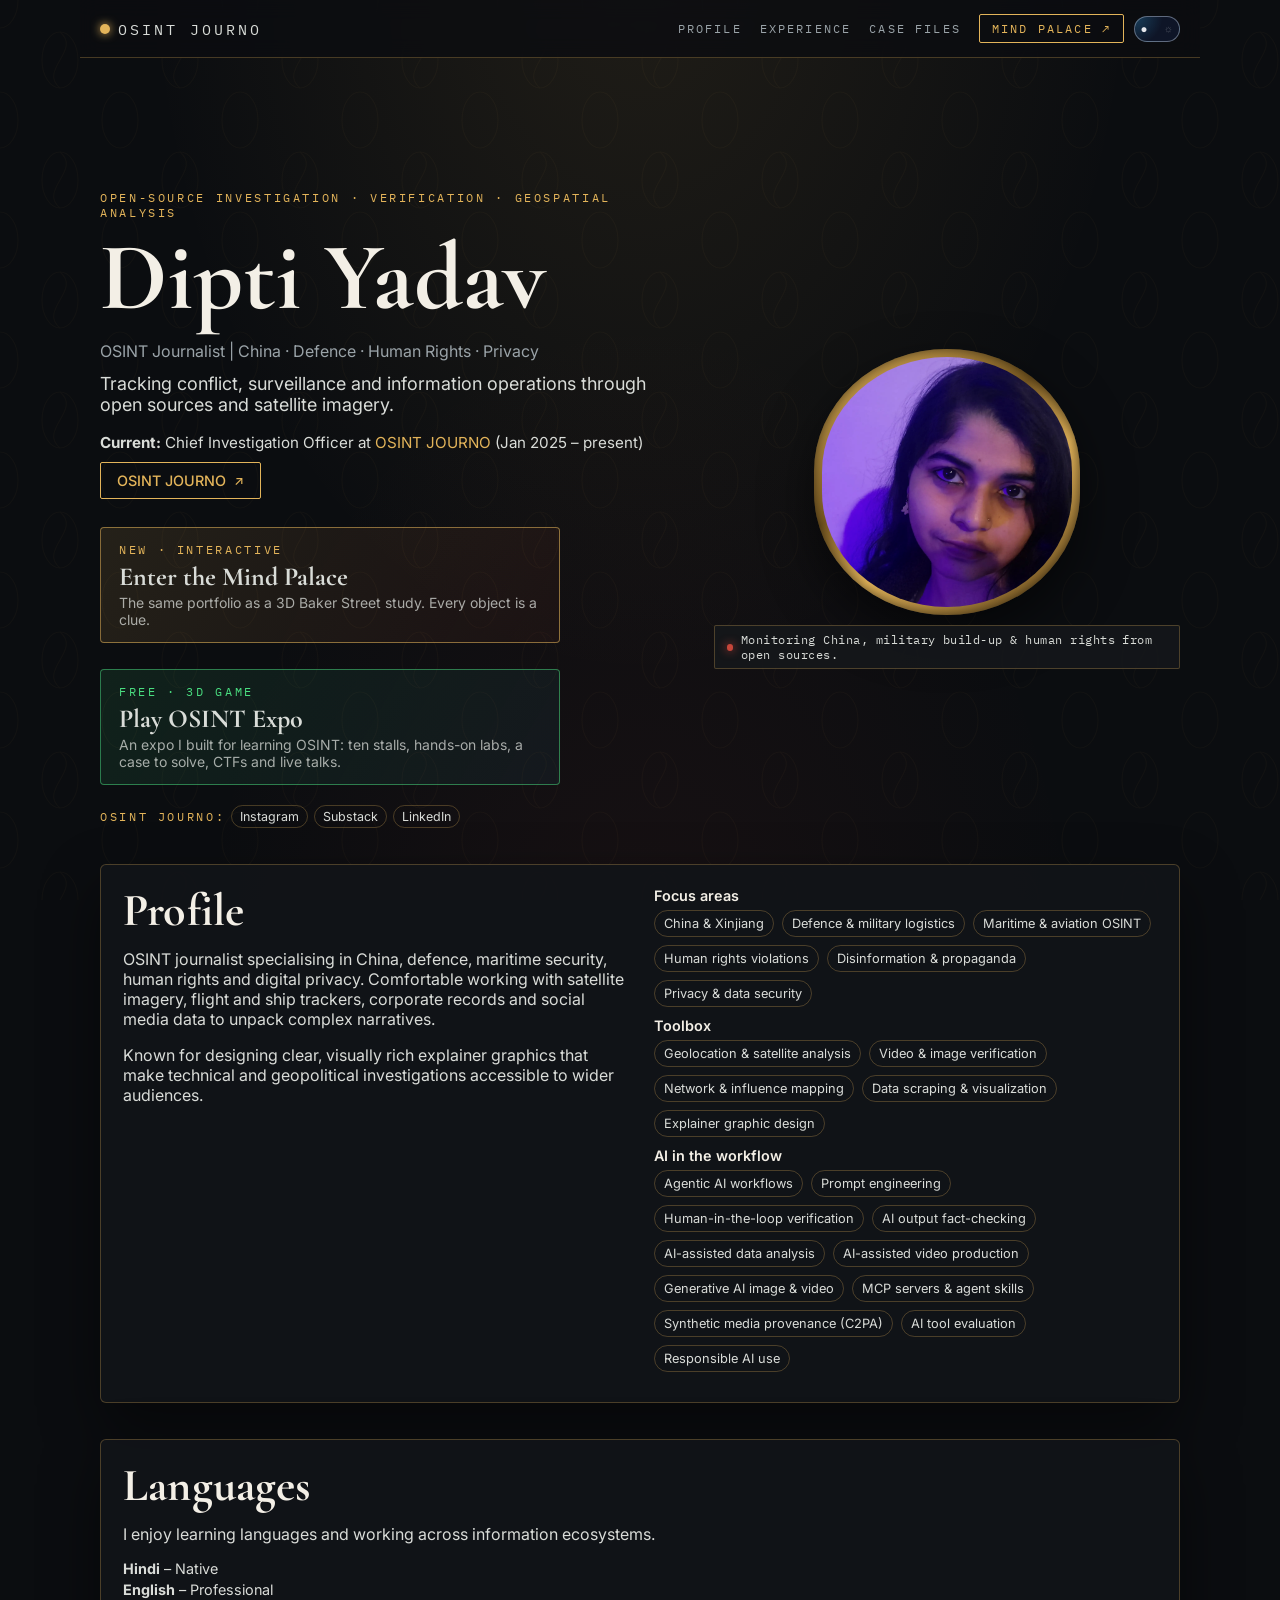
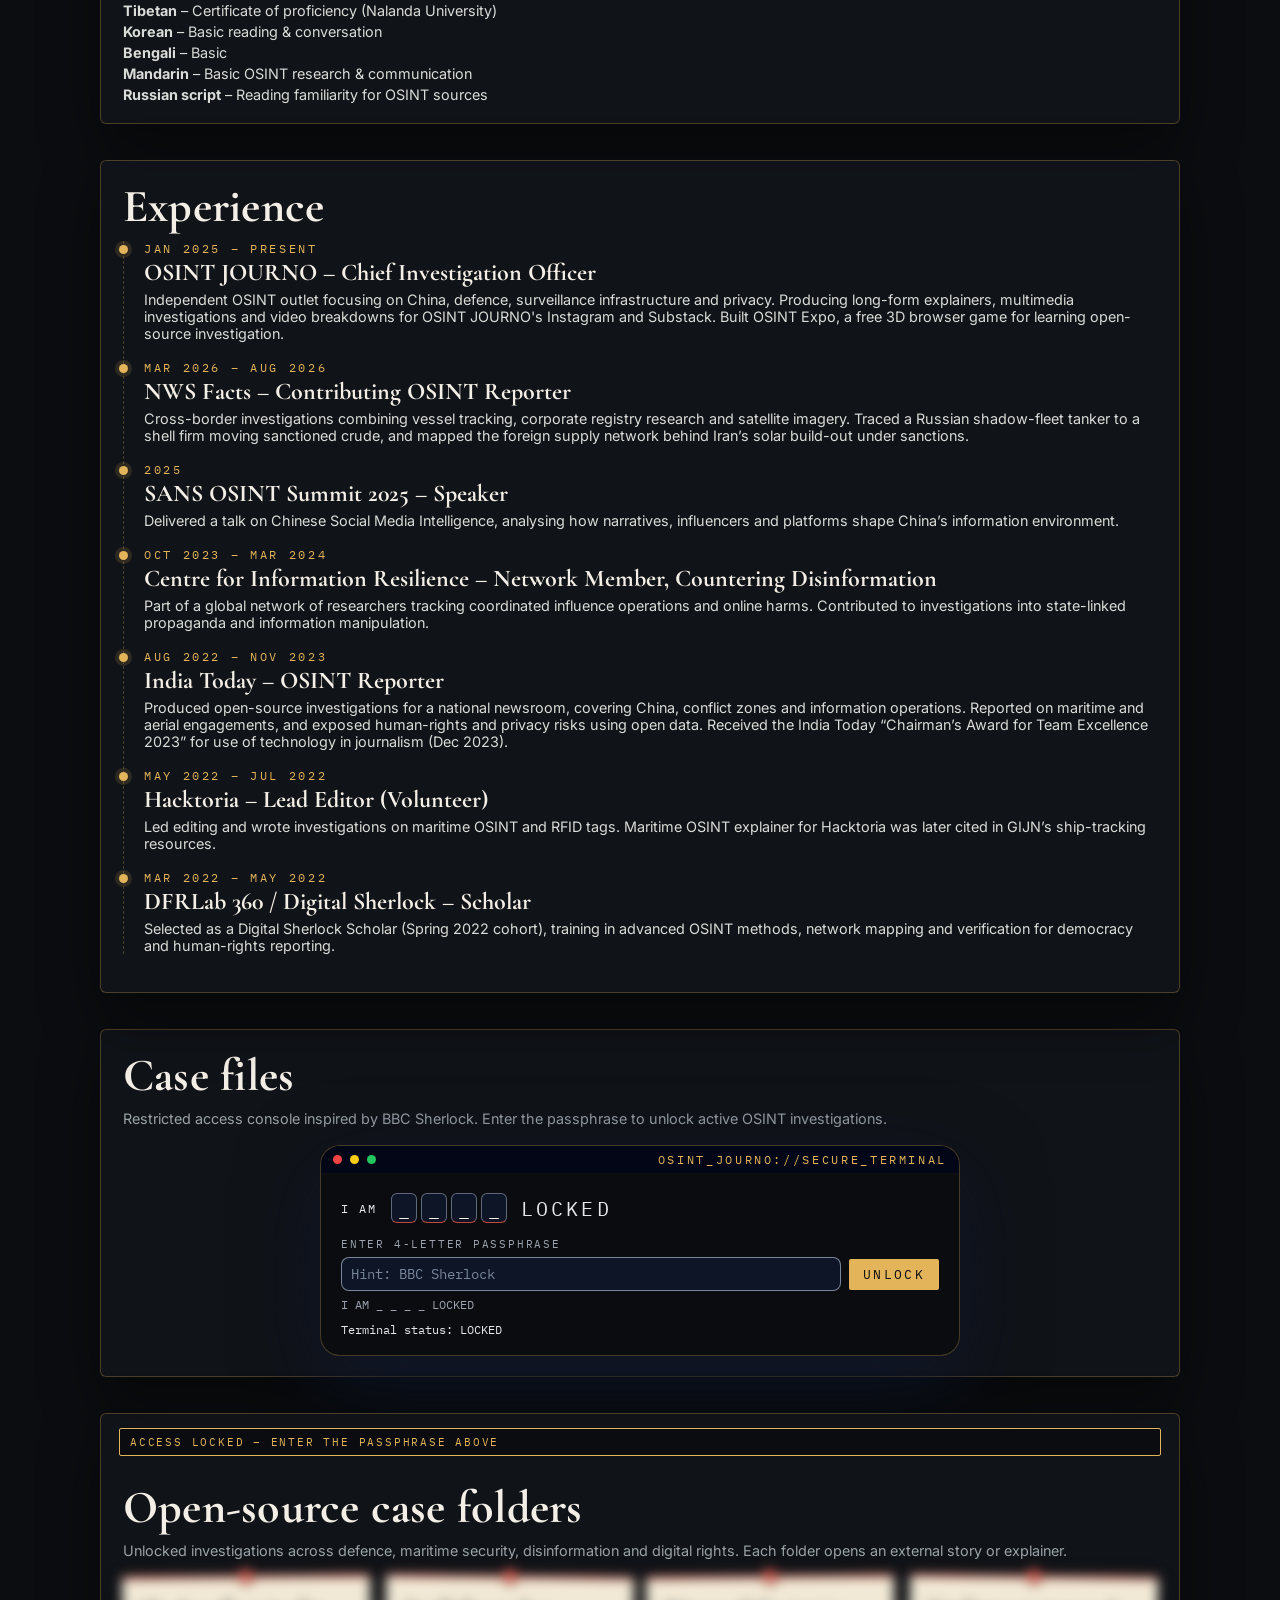
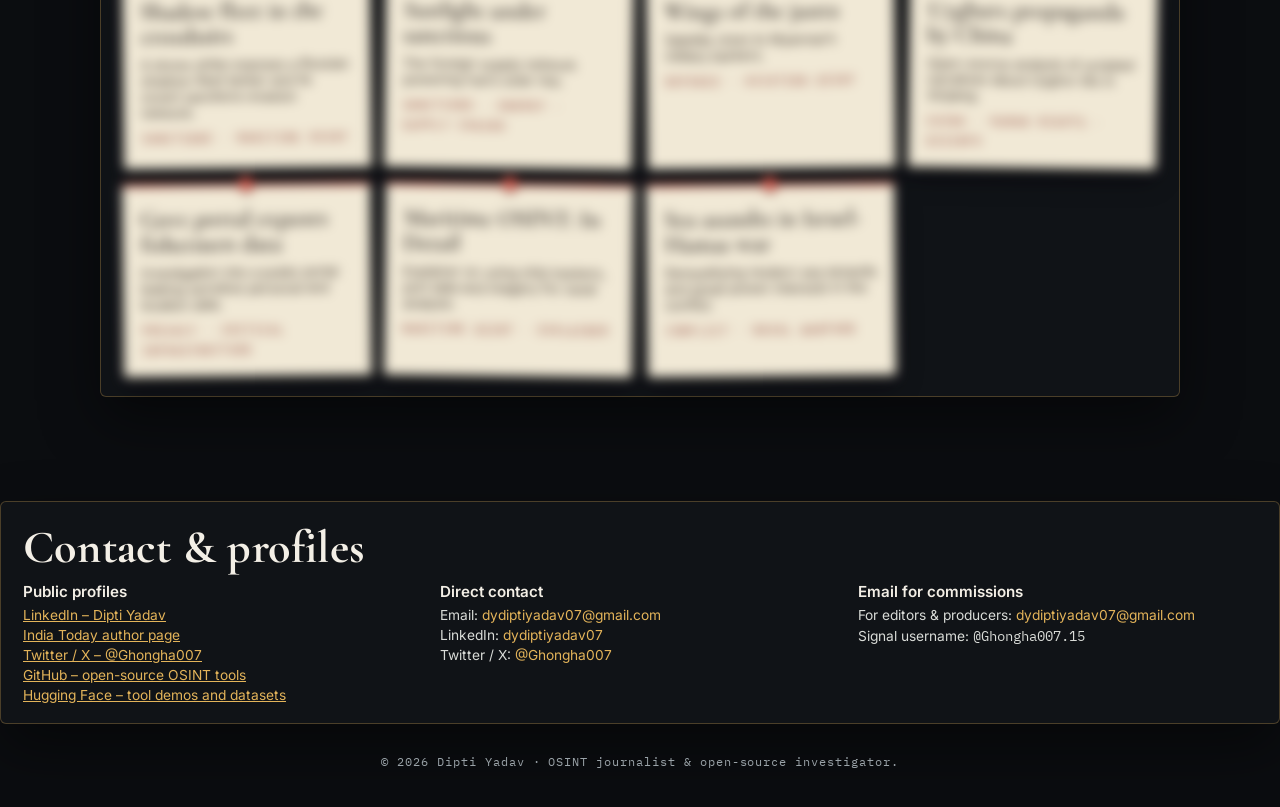
<file: index.html>
<!DOCTYPE html>
<html lang="en" data-theme="dark">
<head>
  <meta charset="UTF-8" />
  <meta name="viewport" content="width=device-width, initial-scale=1" />
  <title>Dipti Yadav | OSINT Journalist &amp; Open-Source Investigator</title>
  <link rel="preconnect" href="https://fonts.googleapis.com" />
  <link rel="preconnect" href="https://fonts.gstatic.com" crossorigin />
  <link href="https://fonts.googleapis.com/css2?family=Cormorant+Garamond:ital,wght@0,500;0,700;1,500&amp;family=Inter:wght@400;500;600;700&amp;family=IBM+Plex+Mono:wght@400;500&amp;display=swap" rel="stylesheet" />
  <link rel="stylesheet" href="styles.css?v=expo-1" />
</head>
<body>
  <header class="top-nav">
    <div class="logo-mark">
      <span class="logo-dot"></span>
      <span class="logo-text">OSINT JOURNO</span>
    </div>
    <nav class="nav-links">
      <a href="#profile">Profile</a>
      <a href="#experience">Experience</a>
      <a href="#cases-lock">Case files</a>
      <a class="nav-palace" href="baker-street/">Mind Palace ↗</a>
    </nav>
    <button class="theme-toggle" id="theme-toggle" aria-label="Toggle dark or light mode">
      <span class="theme-icon theme-icon--moon">●</span>
      <span class="theme-icon theme-icon--sun">☼</span>
    </button>
  </header>

  <main>
    <section class="hero" id="top">
      <div class="hero-text">
        <p class="eyebrow">Open-Source Investigation · Verification · Geospatial Analysis</p>
        <h1>Dipti Yadav</h1>
        <p class="role">OSINT Journalist | China · Defence · Human Rights · Privacy</p>
        <p class="tagline">Tracking conflict, surveillance and information operations through open sources and satellite imagery.</p>
        <div class="hero-meta">
          <p class="current-role"><strong>Current:</strong> Chief Investigation Officer at <span class="highlight">OSINT JOURNO</span> (Jan 2025 – present)</p>
          <a class="primary-link" href="https://www.osintjourno.com/" target="_blank" rel="noopener noreferrer">
            OSINT JOURNO
          </a>
          <a class="palace-link" href="baker-street/">
            <span class="palace-kicker">New · interactive</span>
            <span class="palace-title">Enter the Mind Palace</span>
            <span class="palace-sub">The same portfolio as a 3D Baker Street study. Every object is a clue.</span>
          </a>
          <a class="palace-link expo-link" href="https://expo.osintjourno.com" target="_blank" rel="noopener noreferrer">
            <span class="palace-kicker">Free · 3D game</span>
            <span class="palace-title">Play OSINT Expo</span>
            <span class="palace-sub">An expo I built for learning OSINT: ten stalls, hands-on labs, a case to solve, CTFs and live talks.</span>
          </a>
          <div class="org-social">
            <span class="org-label">OSINT JOURNO:</span>
            <a class="pill-link" href="https://www.instagram.com/osint_journo/" target="_blank" rel="noopener noreferrer">Instagram</a>
            <a class="pill-link" href="https://osintjourno.substack.com" target="_blank" rel="noopener noreferrer">Substack</a>
            <a class="pill-link" href="https://www.linkedin.com/company/osint-journo" target="_blank" rel="noopener noreferrer">LinkedIn</a>
          </div>
        </div>
      </div>
      <div class="hero-photo">
        <div class="photo-frame">
          <img src="diptiya.jpg" alt="Portrait of Dipti Yadav" loading="lazy" />
        </div>
        <div class="photo-caption">
          <span class="dot dot--live"></span>
          <span>Monitoring China, military build-up &amp; human rights from open sources.</span>
        </div>
      </div>
    </section>

    <section id="profile" class="panel panel--split">
      <div>
        <h2>Profile</h2>
        <p>OSINT journalist specialising in China, defence, maritime security, human rights and digital privacy. Comfortable working with satellite imagery, flight and ship trackers, corporate records and social media data to unpack complex narratives.</p>
        <p>Known for designing clear, visually rich explainer graphics that make technical and geopolitical investigations accessible to wider audiences.</p>
      </div>
      <div class="chip-grid">
        <h3>Focus areas</h3>
        <div class="chip-row">
          <span class="chip">China &amp; Xinjiang</span>
          <span class="chip">Defence &amp; military logistics</span>
          <span class="chip">Maritime &amp; aviation OSINT</span>
          <span class="chip">Human rights violations</span>
          <span class="chip">Disinformation &amp; propaganda</span>
          <span class="chip">Privacy &amp; data security</span>
        </div>
        <h3>Toolbox</h3>
        <div class="chip-row">
          <span class="chip">Geolocation &amp; satellite analysis</span>
          <span class="chip">Video &amp; image verification</span>
          <span class="chip">Network &amp; influence mapping</span>
          <span class="chip">Data scraping &amp; visualization</span>
          <span class="chip">Explainer graphic design</span>
        </div>
        <h3>AI in the workflow</h3>
        <div class="chip-row">
          <span class="chip">Agentic AI workflows</span>
          <span class="chip">Prompt engineering</span>
          <span class="chip">Human-in-the-loop verification</span>
          <span class="chip">AI output fact-checking</span>
          <span class="chip">AI-assisted data analysis</span>
          <span class="chip">AI-assisted video production</span>
          <span class="chip">Generative AI image &amp; video</span>
          <span class="chip">MCP servers &amp; agent skills</span>
          <span class="chip">Synthetic media provenance (C2PA)</span>
          <span class="chip">AI tool evaluation</span>
          <span class="chip">Responsible AI use</span>
        </div>
      </div>
    </section>

    <section id="languages" class="panel panel--languages">
      <div>
        <h2>Languages</h2>
        <p>I enjoy learning languages and working across information ecosystems.</p>
        <ul class="language-list">
          <li><strong>Hindi</strong> – Native</li>
          <li><strong>English</strong> – Professional</li>
          <li><strong>Tibetan</strong> – Certificate of proficiency (Nalanda University)</li>
          <li><strong>Korean</strong> – Basic reading &amp; conversation</li>
          <li><strong>Bengali</strong> – Basic</li>
          <li><strong>Mandarin</strong> – Basic OSINT research &amp; communication</li>
          <li><strong>Russian script</strong> – Reading familiarity for OSINT sources</li>
        </ul>
      </div>
    </section>

    <section id="experience" class="panel panel--timeline">
      <h2>Experience</h2>
      <ol class="timeline">
        <li class="timeline-item">
          <div class="timeline-date">Jan 2025 – Present</div>
          <div class="timeline-content">
            <h3>OSINT JOURNO – Chief Investigation Officer</h3>
            <p>Independent OSINT outlet focusing on China, defence, surveillance infrastructure and privacy. Producing long-form explainers, multimedia investigations and video breakdowns for OSINT JOURNO's Instagram and Substack. Built <a href="https://expo.osintjourno.com" target="_blank" rel="noopener noreferrer">OSINT Expo</a>, a free 3D browser game for learning open-source investigation.</p>
          </div>
        </li>
        <li class="timeline-item">
          <div class="timeline-date">Mar 2026 – Aug 2026</div>
          <div class="timeline-content">
            <h3>NWS Facts – Contributing OSINT Reporter</h3>
            <p>Cross-border investigations combining vessel tracking, corporate registry research and satellite imagery. Traced a Russian shadow-fleet tanker to a shell firm moving sanctioned crude, and mapped the foreign supply network behind Iran’s solar build-out under sanctions.</p>
          </div>
        </li>
        <li class="timeline-item">
          <div class="timeline-date">2025</div>
          <div class="timeline-content">
            <h3>SANS OSINT Summit 2025 – Speaker</h3>
            <p>Delivered a talk on Chinese Social Media Intelligence, analysing how narratives, influencers and platforms shape China’s information environment.</p>
          </div>
        </li>
        <li class="timeline-item">
          <div class="timeline-date">Oct 2023 – Mar 2024</div>
          <div class="timeline-content">
            <h3>Centre for Information Resilience – Network Member, Countering Disinformation</h3>
            <p>Part of a global network of researchers tracking coordinated influence operations and online harms. Contributed to investigations into state-linked propaganda and information manipulation.</p>
          </div>
        </li>
        <li class="timeline-item">
          <div class="timeline-date">Aug 2022 – Nov 2023</div>
          <div class="timeline-content">
            <h3>India Today – OSINT Reporter</h3>
            <p>Produced open-source investigations for a national newsroom, covering China, conflict zones and information operations. Reported on maritime and aerial engagements, and exposed human-rights and privacy risks using open data. Received the India Today “Chairman’s Award for Team Excellence 2023” for use of technology in journalism (Dec 2023).</p>
          </div>
        </li>
        <li class="timeline-item">
          <div class="timeline-date">May 2022 – Jul 2022</div>
          <div class="timeline-content">
            <h3>Hacktoria – Lead Editor (Volunteer)</h3>
            <p>Led editing and wrote investigations on maritime OSINT and RFID tags. Maritime OSINT explainer for Hacktoria was later cited in <a href="https://gijn.org/resource/tracking-ships-at-sea/" target="_blank" rel="noopener noreferrer">GIJN’s ship-tracking resources</a>.</p>
          </div>
        </li>
        <li class="timeline-item">
          <div class="timeline-date">Mar 2022 – May 2022</div>
          <div class="timeline-content">
            <h3>DFRLab 360 / Digital Sherlock – Scholar</h3>
            <p>Selected as a Digital Sherlock Scholar (Spring 2022 cohort), training in advanced OSINT methods, network mapping and verification for democracy and human-rights reporting.</p>
          </div>
        </li>
      </ol>
    </section>

    <section id="cases-lock" class="panel panel--lock">
      <div class="lock-header">
        <h2>Case files</h2>
        <p>Restricted access console inspired by BBC Sherlock. Enter the passphrase to unlock active OSINT investigations.</p>
      </div>
      <div class="terminal-monitor">
        <div class="monitor-frame">
          <div class="monitor-topbar">
            <span class="led led--red"></span>
            <span class="led led--amber"></span>
            <span class="led led--green"></span>
            <span class="monitor-title">OSINT_JOURNO://SECURE_TERMINAL</span>
          </div>
          <div class="monitor-screen">
            <div class="sherlocked">
              <p class="sherlocked-prefix">I AM</p>
              <div class="sherlocked-grid" aria-hidden="true">
                <span class="letter-slot">_</span>
                <span class="letter-slot">_</span>
                <span class="letter-slot">_</span>
                <span class="letter-slot">_</span>
                <span class="locked-word">LOCKED</span>
              </div>
            </div>
            <form id="unlock-form" class="unlock-form" autocomplete="off">
              <label for="passcode">Enter 4-letter passphrase</label>
              <div class="unlock-row">
                <input type="password" id="passcode" name="passcode" maxlength="4" placeholder="Hint: BBC Sherlock" required />
                <button type="submit">Unlock</button>
              </div>
              <p class="hint">I AM&nbsp;<span class="hint-underscore">_ _ _ _</span>&nbsp;LOCKED</p>
            </form>
            <p class="lock-status" id="lock-status">Terminal status: LOCKED</p>
          </div>
        </div>
      </div>
    </section>

    <section id="case-files" class="panel panel--cases is-locked">
      <h2>Open-source case folders</h2>
      <p class="cases-intro">Unlocked investigations across defence, maritime security, disinformation and digital rights. Each folder opens an external story or explainer.</p>
      <div class="folder-grid">
        <a class="folder" href="https://www.nwsfacts.com/osint/shadow-fleet-in-the-crosshairs-a-drone-strike-exposes-a-global-sanctions-evasion-network" target="_blank" rel="noopener noreferrer">
          <div class="folder-icon">
            <span class="folder-tab"></span>
            <span class="folder-body"></span>
          </div>
          <div class="folder-text">
            <h3>Shadow fleet in the crosshairs</h3>
            <p>A drone strike exposes a Russian shadow-fleet tanker and its covert sanctions-evasion network.</p>
            <span class="folder-tag">Sanctions · Maritime OSINT</span>
          </div>
        </a>

        <a class="folder" href="https://www.nwsfacts.com/osint/sunlight-under-sanctions-the-foreign-network-powering-irans-solar-rise" target="_blank" rel="noopener noreferrer">
          <div class="folder-icon">
            <span class="folder-tab"></span>
            <span class="folder-body"></span>
          </div>
          <div class="folder-text">
            <h3>Sunlight under sanctions</h3>
            <p>The foreign supply network powering Iran’s solar rise.</p>
            <span class="folder-tag">Sanctions · Energy · Supply chains</span>
          </div>
        </a>

        <a class="folder" href="https://medium.com/osint-journo/wings-of-the-junta-satellite-clues-to-myanmars-military-backers-c526998a5444" target="_blank" rel="noopener noreferrer">
          <div class="folder-icon">
            <span class="folder-tab"></span>
            <span class="folder-body"></span>
          </div>
          <div class="folder-text">
            <h3>Wings of the junta</h3>
            <p>Satellite clues to Myanmar’s military backers.</p>
            <span class="folder-tag">Defence · Aviation OSINT</span>
          </div>
        </a>

        <a class="folder" href="https://www.indiatoday.in/amp/world/story/china-propaganda-videos-uyghurs-youtube-2005919-2022-09-28" target="_blank" rel="noopener noreferrer">
          <div class="folder-icon">
            <span class="folder-tab"></span>
            <span class="folder-body"></span>
          </div>
          <div class="folder-text">
            <h3>Uyghurs propaganda by China</h3>
            <p>Open-source analysis of scripted narratives about Uyghur life in Xinjiang.</p>
            <span class="folder-tag">China · Human rights · Disinfo</span>
          </div>
        </a>

        <a class="folder" href="https://medium.com/osint-journo/realcraft-portal-exposes-sensitive-fishermen-data-raising-major-privacy-and-security-alarms-55a81954d3d6" target="_blank" rel="noopener noreferrer">
          <div class="folder-icon">
            <span class="folder-tab"></span>
            <span class="folder-body"></span>
          </div>
          <div class="folder-text">
            <h3>Govt portal exposes fishermen data</h3>
            <p>Investigation into a public portal leaking sensitive personal and location data.</p>
            <span class="folder-tag">Privacy · Critical infrastructure</span>
          </div>
        </a>

        <a class="folder" href="https://medium.com/osint-journo/maritime-osint-in-detail-part-ii-6b6c1a420129" target="_blank" rel="noopener noreferrer">
          <div class="folder-icon">
            <span class="folder-tab"></span>
            <span class="folder-body"></span>
          </div>
          <div class="folder-text">
            <h3>Maritime OSINT: In Detail</h3>
            <p>Explainer on using ship trackers, port data and imagery for naval analysis.</p>
            <span class="folder-tag">Maritime OSINT · Explainer</span>
          </div>
        </a>

        <a class="folder" href="https://www.indiatoday.in/world/story/sea-assaults-israel-hamas-war-us-russia-china-support-warfare-2457977-2023-11-04" target="_blank" rel="noopener noreferrer">
          <div class="folder-icon">
            <span class="folder-tab"></span>
            <span class="folder-body"></span>
          </div>
          <div class="folder-text">
            <h3>Sea assaults in Israel-Hamas war</h3>
            <p>Demystifying modern sea assaults and great-power interests in the conflict.</p>
            <span class="folder-tag">Conflict · Naval warfare</span>
          </div>
        </a>
      </div>
    </section>
  </main>

  <section id="contact" class="panel panel--contact">
    <h2>Contact &amp; profiles</h2>
    <div class="contact-grid">
      <div class="contact-block">
        <h3>Public profiles</h3>
        <ul class="contact-list">
          <li><a href="https://in.linkedin.com/in/dydiptiyadav07" target="_blank" rel="noopener noreferrer">LinkedIn – Dipti Yadav</a></li>
          <li><a href="https://www.indiatoday.in/author/dipti-yadav" target="_blank" rel="noopener noreferrer">India Today author page</a></li>
          <li><a href="https://x.com/Ghongha007" target="_blank" rel="noopener noreferrer">Twitter / X – @Ghongha007</a></li>
          <li><a href="https://github.com/Ghongha007" target="_blank" rel="noopener noreferrer">GitHub – open-source OSINT tools</a></li>
          <li><a href="https://huggingface.co/Ghongha007" target="_blank" rel="noopener noreferrer">Hugging Face – tool demos and datasets</a></li>
        </ul>
      </div>
      <div class="contact-block">
        <h3>Direct contact</h3>
        <p class="contact-detail">Email: <a href="mailto:dydiptiyadav07@gmail.com">dydiptiyadav07@gmail.com</a></p>
        <p class="contact-detail">LinkedIn: <a href="https://in.linkedin.com/in/dydiptiyadav07" target="_blank" rel="noopener noreferrer">dydiptiyadav07</a></p>
        <p class="contact-detail">Twitter / X: <a href="https://x.com/Ghongha007" target="_blank" rel="noopener noreferrer">@Ghongha007</a></p>
      </div>
      <div class="contact-block">
        <h3>Email for commissions</h3>
        <p class="contact-detail">For editors &amp; producers: <a href="mailto:dydiptiyadav07@gmail.com">dydiptiyadav07@gmail.com</a></p>
        <p class="contact-detail">Signal username: <span class="mono">@Ghongha007.15</span></p>
      </div>
    </div>
  </section>

  <footer class="site-footer">
    <p>© <span id="year"></span> Dipti Yadav · OSINT journalist &amp; open-source investigator.</p>
  </footer>

  <script src="script.js"></script>
</body>
</html>
</file>
<file: styles.css>
:root {
  --font-sans: "Space Grotesk", system-ui, -apple-system, BlinkMacSystemFont, "Segoe UI", sans-serif;
  --font-mono: "IBM Plex Mono", ui-monospace, SFMono-Regular, Menlo, Monaco, Consolas, "Liberation Mono", "Courier New", monospace;

  --radius-lg: 18px;
  --radius-md: 12px;
  --border-subtle: 1px solid rgba(148, 163, 184, 0.4);

  --shadow-soft: 0 18px 60px rgba(15, 23, 42, 0.65);
}

html[data-theme="dark"] {
  --bg: radial-gradient(circle at top, #0b1120 0, #020617 55%, #000 100%);
  --bg-elevated: rgba(15, 23, 42, 0.95);
  --bg-soft: rgba(15, 23, 42, 0.75);
  --text: #e5e7eb;
  --text-strong: #f9fafb;
  --muted: #9ca3af;
  --accent: #38bdf8;
  --accent-soft: rgba(56, 189, 248, 0.18);
  --accent-strong: #f97316;
  --border: rgba(148, 163, 184, 0.55);
}

html[data-theme="light"] {
  --bg: radial-gradient(circle at top, #e0f2fe 0, #f9fafb 55%, #e5e7eb 100%);
  --bg-elevated: rgba(255, 255, 255, 0.96);
  --bg-soft: rgba(241, 245, 249, 0.9);
  --text: #111827;
  --text-strong: #020617;
  --muted: #4b5563;
  --accent: #0f766e;
  --accent-soft: rgba(15, 118, 110, 0.12);
  --accent-strong: #b91c1c;
  --border: rgba(148, 163, 184, 0.5);
}

* {
  box-sizing: border-box;
}

body {
  margin: 0;
  min-height: 100vh;
  font-family: var(--font-sans);
  color: var(--text);
  background: var(--bg);
  background-attachment: fixed;
  -webkit-font-smoothing: antialiased;
}

img {
  max-width: 100%;
  display: block;
}

a {
  color: inherit;
  text-decoration: none;
}

a:hover {
  text-decoration: underline;
}

main {
  padding: 96px 20px 72px;
  max-width: 1120px;
  margin: 0 auto;
}

/* Top navigation --------------------------------------------------------- */

.top-nav {
  position: sticky;
  top: 0;
  z-index: 20;
  display: flex;
  align-items: center;
  justify-content: flex-start;
  padding: 14px 20px;
  max-width: 1120px;
  margin: 0 auto;
  backdrop-filter: blur(16px);
  background: linear-gradient(to bottom, rgba(15, 23, 42, 0.9), rgba(15, 23, 42, 0.6));
  border-bottom: 1px solid rgba(148, 163, 184, 0.35);
}

html[data-theme="light"] .top-nav {
  background: linear-gradient(to bottom, rgba(248, 250, 252, 0.98), rgba(248, 250, 252, 0.9));
}

.logo-mark {
  display: flex;
  align-items: center;
  gap: 8px;
  font-family: var(--font-mono);
  font-size: 0.95rem;
  letter-spacing: 0.12em;
  text-transform: uppercase;
}

.logo-dot {
  width: 10px;
  height: 10px;
  border-radius: 999px;
  background: radial-gradient(circle at 30% 30%, #fbbf24, #e11d48 60%, transparent 70%);
  box-shadow: 0 0 16px rgba(248, 250, 252, 0.9);
}

.nav-links {
  display: flex;
  align-items: center;
  gap: 18px;
  font-size: 0.9rem;
  margin-left: auto;
  margin-right: 10px;
}

.nav-links a {
  position: relative;
  text-transform: uppercase;
  letter-spacing: 0.18em;
  color: var(--muted);
}

.nav-links a::after {
  content: "";
  position: absolute;
  left: 0;
  bottom: -4px;
  width: 0;
  height: 2px;
  background: linear-gradient(90deg, var(--accent), var(--accent-strong));
  transition: width 0.18s ease-out;
}

.nav-links a:hover {
  color: var(--text-strong);
}

.nav-links a:hover::after {
  width: 100%;
}

.theme-toggle {
  border-radius: 999px;
  border: 1px solid rgba(148, 163, 184, 0.6);
  background: radial-gradient(circle at 0 0, rgba(56, 189, 248, 0.25), transparent 55%), rgba(15, 23, 42, 0.95);
  color: #e5e7eb;
  width: 46px;
  height: 26px;
  display: flex;
  align-items: center;
  justify-content: space-between;
  padding: 0 6px;
  cursor: pointer;
}

.theme-icon {
  font-size: 0.63rem;
  opacity: 0.3;
  transition: opacity 0.18s ease-out, transform 0.18s ease-out;
}

html[data-theme="dark"] .theme-icon--moon,
html[data-theme="light"] .theme-icon--sun {
  opacity: 1;
  transform: scale(1.15);
}

html[data-theme="light"] .theme-toggle {
  background: radial-gradient(circle at 100% 0, rgba(234, 179, 8, 0.25), transparent 55%), rgba(248, 250, 252, 0.98);
  color: #020617;
}

/* Hero ------------------------------------------------------------------- */

.hero {
  display: grid;
  grid-template-columns: minmax(0, 3fr) minmax(0, 2.4fr);
  gap: 32px;
  align-items: center;
  margin-top: 36px;
}

.eyebrow {
  font-family: var(--font-mono);
  font-size: 0.8rem;
  letter-spacing: 0.16em;
  text-transform: uppercase;
  color: var(--muted);
  margin: 0 0 12px;
}

.hero h1 {
  font-size: clamp(2.4rem, 3vw, 3rem);
  letter-spacing: 0.02em;
  margin: 0 0 4px;
  color: var(--text-strong);
}

.role {
  font-size: 1rem;
  margin: 0 0 12px;
  color: var(--muted);
}

.tagline {
  margin: 0 0 18px;
  max-width: 36rem;
}

.highlight {
  color: var(--accent);
}

.hero-meta {
  display: flex;
  flex-direction: column;
  gap: 10px;
  margin-top: 8px;
}

.current-role {
  margin: 0;
  font-size: 0.95rem;
}

.primary-link {
  align-self: flex-start;
  display: inline-flex;
  align-items: center;
  gap: 8px;
  padding: 9px 16px;
  border-radius: 999px;
  border: 1px solid rgba(56, 189, 248, 0.7);
  background: linear-gradient(135deg, rgba(56, 189, 248, 0.15), rgba(59, 130, 246, 0.1));
  font-size: 0.9rem;
  font-weight: 500;
}

.primary-link::after {
  content: "↗";
  font-size: 0.8rem;
}

.org-social {
  display: flex;
  flex-wrap: wrap;
  align-items: center;
  gap: 6px;
  margin-top: 4px;
  font-size: 0.78rem;
  color: var(--muted);
}

.org-label {
  font-family: var(--font-mono);
  text-transform: uppercase;
  letter-spacing: 0.14em;
  font-size: 0.7rem;
}

.pill-link {
  padding: 3px 8px;
  border-radius: 999px;
  border: 1px solid rgba(148, 163, 184, 0.6);
  background: rgba(15, 23, 42, 0.9);
}

html[data-theme="light"] .pill-link {
  background: rgba(248, 250, 252, 0.96);
}

.primary-link:hover {
  text-decoration: none;
  box-shadow: 0 10px 30px rgba(56, 189, 248, 0.28);
}

.hero-photo {
  display: flex;
  flex-direction: column;
  align-items: center;
  gap: 10px;
}

.photo-frame {
  border-radius: 999px;
  padding: 4px;
  background: radial-gradient(circle at 0 0, #38bdf8, transparent 55%), radial-gradient(circle at 100% 100%, #f97316, transparent 55%);
  box-shadow: 0 18px 55px rgba(15, 23, 42, 0.9);
}

.photo-frame img {
  border-radius: 999px;
  height: 250px;
  width: 250px;
  object-fit: cover;
}

.photo-caption {
  display: inline-flex;
  align-items: center;
  gap: 8px;
  padding: 6px 12px;
  border-radius: 999px;
  border: 1px solid rgba(148, 163, 184, 0.6);
  background: rgba(15, 23, 42, 0.92);
  font-size: 0.8rem;
}

html[data-theme="light"] .photo-caption {
  background: rgba(248, 250, 252, 0.96);
}

.dot {
  width: 7px;
  height: 7px;
  border-radius: 999px;
}

.dot--live {
  background: #22c55e;
  box-shadow: 0 0 0 4px rgba(34, 197, 94, 0.35);
}

/* Shared panels ---------------------------------------------------------- */

.panel {
  margin-top: 36px;
  padding: 22px 22px 20px;
  border-radius: var(--radius-lg);
  border: var(--border-subtle);
  border-color: var(--border);
  background: radial-gradient(circle at top left, rgba(56, 189, 248, 0.1), transparent 55%),
    radial-gradient(circle at bottom right, rgba(248, 250, 252, 0.05), transparent 60%), var(--bg-elevated);
  box-shadow: var(--shadow-soft);
}

.panel h2 {
  margin-top: 0;
  margin-bottom: 12px;
}

.panel--split {
  display: grid;
  grid-template-columns: minmax(0, 3fr) minmax(0, 3fr);
  gap: 28px;
}

.chip-grid h3 {
  margin: 0 0 6px;
  font-size: 0.9rem;
}

.chip-row {
  display: flex;
  flex-wrap: wrap;
  gap: 8px;
  margin-bottom: 10px;
}

.chip {
  font-size: 0.8rem;
  padding: 5px 9px;
  border-radius: 999px;
  border: 1px solid rgba(148, 163, 184, 0.6);
  background: rgba(15, 23, 42, 0.9);
}

html[data-theme="light"] .chip {
  background: rgba(248, 250, 252, 0.96);
}

/* Languages -------------------------------------------------------------- */

.panel--languages {
  display: flex;
  flex-direction: column;
}

.language-list {
  list-style: none;
  padding-left: 0;
  margin: 8px 0 0;
  display: grid;
  gap: 4px;
}

.language-list li {
  font-size: 0.9rem;
}

/* Timeline --------------------------------------------------------------- */

.panel--timeline {
  position: relative;
}

.timeline {
  list-style: none;
  padding-left: 0;
  margin: 0;
  border-left: 1px dashed rgba(148, 163, 184, 0.65);
}

.timeline-item {
  position: relative;
  padding-left: 20px;
  margin-bottom: 18px;
}

.timeline-item::before {
  content: "";
  position: absolute;
  left: -5px;
  top: 4px;
  width: 9px;
  height: 9px;
  border-radius: 999px;
  background: linear-gradient(135deg, var(--accent), var(--accent-strong));
  box-shadow: 0 0 0 4px rgba(56, 189, 248, 0.2);
}

.timeline-date {
  font-family: var(--font-mono);
  font-size: 0.8rem;
  color: var(--muted);
}

.timeline-content h3 {
  margin: 2px 0 4px;
  font-size: 1rem;
}

.timeline-content p {
  margin: 0;
  font-size: 0.9rem;
}

/* Sherlock lock console -------------------------------------------------- */

.panel--lock {
  display: flex;
  flex-direction: column;
  gap: 18px;
}

.lock-header p {
  margin: 6px 0 0;
  font-size: 0.9rem;
  color: var(--muted);
}

.terminal-monitor {
  display: flex;
  justify-content: center;
}

.monitor-frame {
  width: min(640px, 100%);
  border-radius: 20px;
  border: 1px solid rgba(15, 23, 42, 0.9);
  background: radial-gradient(circle at top, #020617 0, #020617 38%, #000 100%);
  box-shadow: 0 26px 80px rgba(15, 23, 42, 0.95);
  overflow: hidden;
}

html[data-theme="light"] .monitor-frame {
  border-color: rgba(15, 23, 42, 0.8);
}

.monitor-topbar {
  display: flex;
  align-items: center;
  gap: 8px;
  padding: 6px 12px;
  background: linear-gradient(to right, #020617, #020617);
  font-family: var(--font-mono);
  font-size: 0.75rem;
  color: #9ca3af;
}

.led {
  width: 9px;
  height: 9px;
  border-radius: 999px;
}

.led--red {
  background: #ef4444;
}

.led--amber {
  background: #facc15;
}

.led--green {
  background: #22c55e;
}

.monitor-title {
  margin-left: auto;
}

.monitor-screen {
  padding: 20px 20px 18px;
  font-family: var(--font-mono);
  color: #e5e7eb;
}

.sherlocked {
  display: flex;
  align-items: center;
  gap: 14px;
  margin-bottom: 14px;
}

.sherlocked-prefix {
  margin: 0;
  letter-spacing: 0.16em;
  text-transform: uppercase;
  font-size: 0.75rem;
}

.sherlocked-grid {
  display: inline-flex;
  align-items: center;
  gap: 4px;
  font-size: 1.25rem;
}

.letter-slot {
  display: inline-flex;
  align-items: center;
  justify-content: center;
  width: 26px;
  height: 30px;
  border-radius: 6px;
  border: 1px solid rgba(148, 163, 184, 0.6);
  background: rgba(15, 23, 42, 0.9);
}

.locked-word {
  margin-left: 10px;
  letter-spacing: 0.16em;
}

.unlock-form {
  margin-top: 6px;
}

.unlock-form label {
  display: block;
  font-size: 0.7rem;
  text-transform: uppercase;
  letter-spacing: 0.16em;
  margin-bottom: 6px;
  color: #9ca3af;
}

.unlock-row {
  display: flex;
  align-items: center;
  gap: 8px;
}

.unlock-row input[type="password"] {
  flex: 1;
  padding: 7px 9px;
  border-radius: 8px;
  border: 1px solid rgba(148, 163, 184, 0.8);
  background: rgba(15, 23, 42, 0.95);
  color: #e5e7eb;
  font-family: var(--font-mono);
  font-size: 0.85rem;
}

.unlock-row input::placeholder {
  color: rgba(148, 163, 184, 0.8);
}

.unlock-row button {
  padding: 7px 14px;
  border-radius: 8px;
  border: none;
  background: linear-gradient(135deg, var(--accent), var(--accent-strong));
  color: #f9fafb;
  font-family: var(--font-mono);
  font-size: 0.8rem;
  text-transform: uppercase;
  letter-spacing: 0.18em;
  cursor: pointer;
}

.unlock-row button:disabled {
  opacity: 0.7;
  cursor: default;
}

.hint {
  margin: 6px 0 0;
  font-size: 0.75rem;
  color: #9ca3af;
}

.lock-status {
  margin: 10px 0 0;
  font-size: 0.75rem;
  color: #e5e7eb;
}

.monitor-frame--unlocked {
  animation: monitor-unlock 260ms ease-out forwards;
  border-color: rgba(22, 163, 74, 0.9);
}

.monitor-frame--error {
  animation: monitor-shake 260ms ease-out;
}

@keyframes monitor-unlock {
  0% {
    box-shadow: 0 26px 80px rgba(22, 163, 74, 0.3);
  }
  100% {
    box-shadow: 0 26px 80px rgba(22, 163, 74, 0.7);
  }
}

@keyframes monitor-shake {
  0%,
  100% {
    transform: translateX(0);
  }
  20%,
  60% {
    transform: translateX(-10px);
  }
  40%,
  80% {
    transform: translateX(6px);
  }
}

/* Case folders ----------------------------------------------------------- */

.panel--cases {
  position: relative;
}

.cases-intro {
  margin-top: 4px;
  font-size: 0.9rem;
  color: var(--muted);
}

.folder-grid {
  margin-top: 16px;
  display: grid;
  grid-template-columns: repeat(auto-fit, minmax(240px, 1fr));
  gap: 14px;
}

.folder {
  position: relative;
  display: flex;
  gap: 10px;
  padding: 10px 10px 12px;
  border-radius: var(--radius-md);
  border: 1px solid rgba(148, 163, 184, 0.7);
  background: radial-gradient(circle at top left, rgba(56, 189, 248, 0.16), transparent 55%), var(--bg-soft);
  cursor: pointer;
  transition: transform 0.15s ease-out, box-shadow 0.15s ease-out, border-color 0.15s ease-out;
}

.folder:hover {
  text-decoration: none;
  transform: translateY(-3px);
  box-shadow: 0 14px 40px rgba(15, 23, 42, 0.8);
  border-color: var(--accent);
}

.folder-icon {
  position: relative;
  width: 36px;
  flex-shrink: 0;
}

.folder-tab {
  position: absolute;
  top: 0;
  left: 0;
  width: 24px;
  height: 10px;
  border-radius: 6px 6px 2px 2px;
  background: linear-gradient(135deg, #eab308, #f97316);
}

.folder-body {
  position: absolute;
  top: 6px;
  left: 0;
  width: 36px;
  height: 26px;
  border-radius: 4px;
  background: linear-gradient(145deg, #0f172a, #020617);
}

html[data-theme="light"] .folder-body {
  background: linear-gradient(145deg, #0f172a, #1f2937);
}

.folder-text h3 {
  margin: 0 0 4px;
  font-size: 0.95rem;
  color: var(--text-strong);
}

.folder-text p {
  margin: 0 0 6px;
  font-size: 0.82rem;
  color: var(--muted);
}

.folder-tag {
  font-size: 0.75rem;
  font-family: var(--font-mono);
  padding: 3px 7px;
  border-radius: 999px;
  background: rgba(15, 23, 42, 0.9);
  border: 1px solid rgba(148, 163, 184, 0.7);
}

html[data-theme="light"] .folder-tag {
  background: rgba(248, 250, 252, 0.96);
}

.panel--cases.is-locked .folder-grid {
  filter: blur(6px);
  pointer-events: none;
}

.panel--cases.is-locked::before {
  content: "ACCESS LOCKED – enter the passphrase above";
  position: absolute;
  inset: 14px 18px auto;
  padding: 6px 10px;
  border-radius: 999px;
  font-family: var(--font-mono);
  font-size: 0.7rem;
  letter-spacing: 0.16em;
  text-transform: uppercase;
  background: linear-gradient(90deg, rgba(15, 23, 42, 0.95), rgba(15, 23, 42, 0.7));
  border: 1px solid rgba(248, 250, 252, 0.1);
}

html[data-theme="light"] .panel--cases.is-locked::before {
  background: linear-gradient(90deg, rgba(248, 250, 252, 0.98), rgba(248, 250, 252, 0.9));
}

/* Contact ---------------------------------------------------------------- */

.panel--contact {
  margin-top: 32px;
}

.contact-grid {
  display: grid;
  grid-template-columns: repeat(auto-fit, minmax(220px, 1fr));
  gap: 18px;
}

.contact-block h3 {
  margin-top: 0;
  margin-bottom: 6px;
  font-size: 0.95rem;
}

.contact-list {
  list-style: none;
  padding-left: 0;
  margin: 0;
  display: grid;
  gap: 4px;
  font-size: 0.86rem;
}

.contact-list a {
  text-decoration: underline;
}

.contact-detail {
  font-size: 0.86rem;
  margin: 0 0 4px;
}

.mono {
  font-family: var(--font-mono);
}

/* Footer ----------------------------------------------------------------- */

.site-footer {
  max-width: 1120px;
  margin: 0 auto;
  padding: 18px 20px 26px;
  font-size: 0.8rem;
  color: var(--muted);
  text-align: center;
}

/* Responsive ------------------------------------------------------------- */

@media (max-width: 880px) {
  .hero {
    grid-template-columns: minmax(0, 1fr);
  }

  .hero-photo {
    order: -1;
  }

  .panel--split {
    grid-template-columns: minmax(0, 1fr);
  }

  .top-nav {
    padding-inline: 14px;
  }

  main {
    padding-inline: 14px;
  }
}

@media (max-width: 600px) {
  .nav-links {
    display: none;
  }

  .monitor-screen {
    padding-inline: 14px;
  }

  .panel {
    padding-inline: 16px;
  }
}

/* link to the 3D Baker Street version */
.palace-link { display: block; margin: 18px 0 6px; padding: 14px 18px; border: 1px solid rgba(227, 180, 90, 0.55); border-radius: 10px; text-decoration: none; background: linear-gradient(120deg, rgba(227, 180, 90, 0.10), rgba(127, 211, 200, 0.06)); transition: transform 0.2s, border-color 0.2s; max-width: 460px; }
.palace-link:hover, .palace-link:focus-visible { transform: translateY(-2px); border-color: #e3b45a; }
.palace-kicker { display: block; font-family: "IBM Plex Mono", monospace; font-size: 11px; letter-spacing: 0.2em; text-transform: uppercase; color: #e3b45a; }
.palace-title { display: block; font-weight: 700; font-size: 19px; margin: 4px 0 2px; color: inherit; }
.palace-sub { display: block; font-size: 14px; opacity: 0.75; color: inherit; }

/* =====================================================================================================
   BAKER STREET THEME (Nov 2026): the classic layout in the look of the 3D Mind Palace (baker-street/).
   Dark = the study at night (ink, gold, teal). Light = the case notes on paper (parchment, ink, oxblood).
   The previous look is kept in styles-original-2026-11.css.
   ===================================================================================================== */
:root {
  --font-sans: "Inter", system-ui, -apple-system, "Segoe UI", sans-serif;
  --font-serif: "Cormorant Garamond", Georgia, serif;
  --radius-lg: 6px; --radius-md: 4px;
}
html[data-theme="dark"] {
  --bg: radial-gradient(ellipse at 50% -10%, rgba(227, 180, 90, 0.10), transparent 55%), radial-gradient(ellipse at 50% 120%, rgba(197, 70, 58, 0.08), transparent 50%), #0b0d10;
  --bg-elevated: rgba(18, 20, 24, 0.92); --bg-soft: rgba(22, 24, 28, 0.85);
  --text: #d9dcd8; --text-strong: #f3efe6; --muted: #9aa3a8;
  --accent: #e3b45a; --accent-soft: rgba(227, 180, 90, 0.14); --accent-strong: #c5463a; --border: rgba(227, 180, 90, 0.28);
}
html[data-theme="light"] {
  --bg: radial-gradient(ellipse at 50% 0%, #f6efdf, #ebe1c9 70%), #ebe1c9;
  --bg-elevated: rgba(250, 245, 233, 0.96); --bg-soft: rgba(244, 236, 218, 0.92);
  --text: #3a3028; --text-strong: #1f1812; --muted: #6e6153;
  --accent: #8a5a1c; --accent-soft: rgba(138, 90, 28, 0.12); --accent-strong: #9c2f24; --border: rgba(110, 85, 55, 0.35);
}
/* faint damask wallpaper behind everything, as in the study */
body { position: relative; }
body::before { content: ""; position: fixed; inset: 0; pointer-events: none; z-index: -1; opacity: 0.035;
  background-image: url("data:image/svg+xml,%3Csvg xmlns='http://www.w3.org/2000/svg' width='120' height='120'%3E%3Cg fill='none' stroke='%23e3b45a' stroke-width='1.2'%3E%3Cellipse cx='60' cy='60' rx='18' ry='28'/%3E%3Cpath d='M60 32c22 18-22 38 0 56'/%3E%3Cellipse cx='0' cy='0' rx='18' ry='28'/%3E%3Cellipse cx='120' cy='120' rx='18' ry='28'/%3E%3Cellipse cx='120' cy='0' rx='18' ry='28'/%3E%3Cellipse cx='0' cy='120' rx='18' ry='28'/%3E%3C/g%3E%3C/svg%3E"); }
html[data-theme="light"] body::before { opacity: 0.08; filter: sepia(1) brightness(0.6); }

h1, h2, .panel h2, .hero h1 { font-family: var(--font-serif); font-weight: 700; letter-spacing: 0.005em; color: var(--text-strong); }
.hero h1 { font-size: clamp(56px, 8vw, 96px); line-height: 0.95; margin: 10px 0 18px; }
.panel h2 { font-size: clamp(34px, 4vw, 46px); line-height: 1; }
h3, .timeline-content h3, .folder-text h3, .chip-grid h3, .contact-block h3 { font-family: var(--font-sans); font-weight: 600; color: var(--text-strong); }
.eyebrow, .org-label, .timeline-date, .folder-tag, .palace-kicker, .monitor-title { font-family: var(--font-mono); letter-spacing: 0.22em; text-transform: uppercase; color: var(--accent); font-size: 12px; }
.role { color: var(--muted); } .tagline { color: var(--text); font-size: 18px; }
.highlight { color: var(--accent); }

.top-nav { background: rgba(11, 13, 16, 0.82); border-bottom: 1px solid var(--border); backdrop-filter: blur(10px); }
html[data-theme="light"] .top-nav { background: rgba(244, 236, 218, 0.88); }
.logo-text { font-family: var(--font-mono); letter-spacing: 0.2em; }
.logo-dot { background: var(--accent) !important; box-shadow: 0 0 10px var(--accent); }
.nav-links a { font-family: var(--font-mono); font-size: 12px; letter-spacing: 0.18em; text-transform: uppercase; }
.nav-links a::after { background: var(--accent) !important; }
.nav-palace { border: 1px solid var(--accent); padding: 6px 12px !important; border-radius: 2px; color: var(--accent) !important; }
.nav-palace:hover { background: var(--accent); color: #0b0d10 !important; }
.nav-palace::after { display: none; }

.panel { background: var(--bg-elevated); border: 1px solid var(--border); border-radius: var(--radius-lg); box-shadow: 0 24px 60px rgba(0, 0, 0, 0.45); }
.chip, .pill-link { border: 1px solid var(--border); background: transparent; border-radius: 999px; color: var(--text); }
.chip:hover, .pill-link:hover { border-color: var(--accent); color: var(--accent); }
.primary-link { border: 1px solid var(--accent); color: var(--accent); background: transparent; border-radius: 2px; }
.primary-link:hover { background: var(--accent); color: #0b0d10; }

/* portrait in a gilt oval frame */
.photo-frame { border-radius: 50% / 46%; padding: 8px; background: linear-gradient(145deg, #e3b45a, #7a5a22 40%, #e3b45a 60%, #5a3e14); box-shadow: 0 20px 50px rgba(0, 0, 0, 0.55), inset 0 0 12px rgba(0, 0, 0, 0.6); }
.photo-frame img { border-radius: 50% / 46%; filter: sepia(0.15) contrast(1.05); }
.photo-caption { border: 1px solid var(--border); background: var(--bg-soft); border-radius: 2px; font-family: var(--font-mono); font-size: 12px; letter-spacing: 0.04em; }
.dot--live { background: var(--accent-strong) !important; box-shadow: 0 0 10px var(--accent-strong); }

/* the casebook timeline */
.timeline-item::before { background: var(--accent) !important; box-shadow: 0 0 0 4px var(--accent-soft); }
.timeline { border-left-color: var(--border) !important; }
.timeline-content h3 { font-family: var(--font-serif); font-size: 24px; font-weight: 700; }

/* case folders become pinned paper case notes */
.folder { display: block; background: #f1e9d6 !important; color: #2a2420 !important; border: 0 !important; border-top: 3px solid #c5463a !important; border-radius: 2px !important; padding: 16px 18px 18px !important; box-shadow: 0 10px 22px rgba(0, 0, 0, 0.45) !important; transform: rotate(-0.6deg); transition: transform 0.25s, box-shadow 0.25s; position: relative; }
.folder::before { content: ""; position: absolute; top: -9px; left: 50%; width: 14px; height: 14px; margin-left: -7px; border-radius: 50%; background: radial-gradient(circle at 35% 35%, #ff7a6a, #9c1f18); box-shadow: 0 2px 3px rgba(0, 0, 0, 0.5); }
.folder:nth-child(even) { transform: rotate(0.7deg); }
.folder:hover { transform: rotate(0) translateY(-3px); box-shadow: 0 16px 28px rgba(0, 0, 0, 0.5) !important; }
.folder-icon { display: none !important; }
.folder-text h3 { font-family: var(--font-serif); font-size: 24px; line-height: 1.05; color: #2a2420 !important; margin: 4px 0 8px; }
.folder-text p { color: #3a3028 !important; }
.folder-tag { color: #8a3a30 !important; background: transparent !important; border: 0 !important; padding: 0 !important; letter-spacing: 0.08em; }
.panel--cases.is-locked { padding-top: 70px; }
.panel--cases.is-locked::before { background: #0a0c0f !important; border: 1px solid var(--accent) !important; color: var(--accent); border-radius: 2px !important; }
html[data-theme="light"] .panel--cases.is-locked::before { background: #f4ecda !important; }

/* the "I AM ____ LOCKED" terminal stays a terminal, in brass */
.monitor-frame { border-color: var(--border) !important; background: #0a0c0f !important; }
.letter-slot { border-bottom-color: #c5463a !important; color: #f3efe6; }
.unlock-row button { background: var(--accent) !important; color: #0b0d10 !important; border-radius: 2px; }
.contact-list a, .contact-detail a { color: var(--accent); }
.site-footer { font-family: var(--font-mono); font-size: 12px; letter-spacing: 0.08em; }
.palace-link { border-radius: 4px; background: linear-gradient(120deg, rgba(227, 180, 90, 0.12), rgba(197, 70, 58, 0.06)); }
.palace-title { font-family: var(--font-serif); font-size: 26px; }
/* only the heading of the Mind Palace card is underlined on hover */
.palace-link, .palace-link:hover, .palace-link:focus-visible { text-decoration: none; }
.palace-link:hover .palace-kicker, .palace-link:hover .palace-sub { text-decoration: none; }
.palace-link:hover .palace-title, .palace-link:focus-visible .palace-title { text-decoration: underline; text-decoration-color: var(--accent); text-underline-offset: 5px; }

/* OSINT Expo card: the Mind Palace card's shape, in the expo's green so the two read as different things */
.expo-link { border-color: rgba(74, 222, 128, 0.5); background: linear-gradient(120deg, rgba(74, 222, 128, 0.10), rgba(56, 189, 248, 0.05)); }
.expo-link:hover, .expo-link:focus-visible { border-color: #4ade80; }
.expo-link .palace-kicker { color: #4ade80; }
html[data-theme="light"] .expo-link { border-color: rgba(21, 128, 61, 0.45); background: linear-gradient(120deg, rgba(21, 128, 61, 0.08), rgba(15, 118, 110, 0.04)); }
html[data-theme="light"] .expo-link:hover, html[data-theme="light"] .expo-link:focus-visible { border-color: #15803d; }
html[data-theme="light"] .expo-link .palace-kicker { color: #15803d; }
.expo-link:hover .palace-title, .expo-link:focus-visible .palace-title { text-decoration-color: currentColor; }
.palace-link + .expo-link { margin-top: 10px; }
</file>
